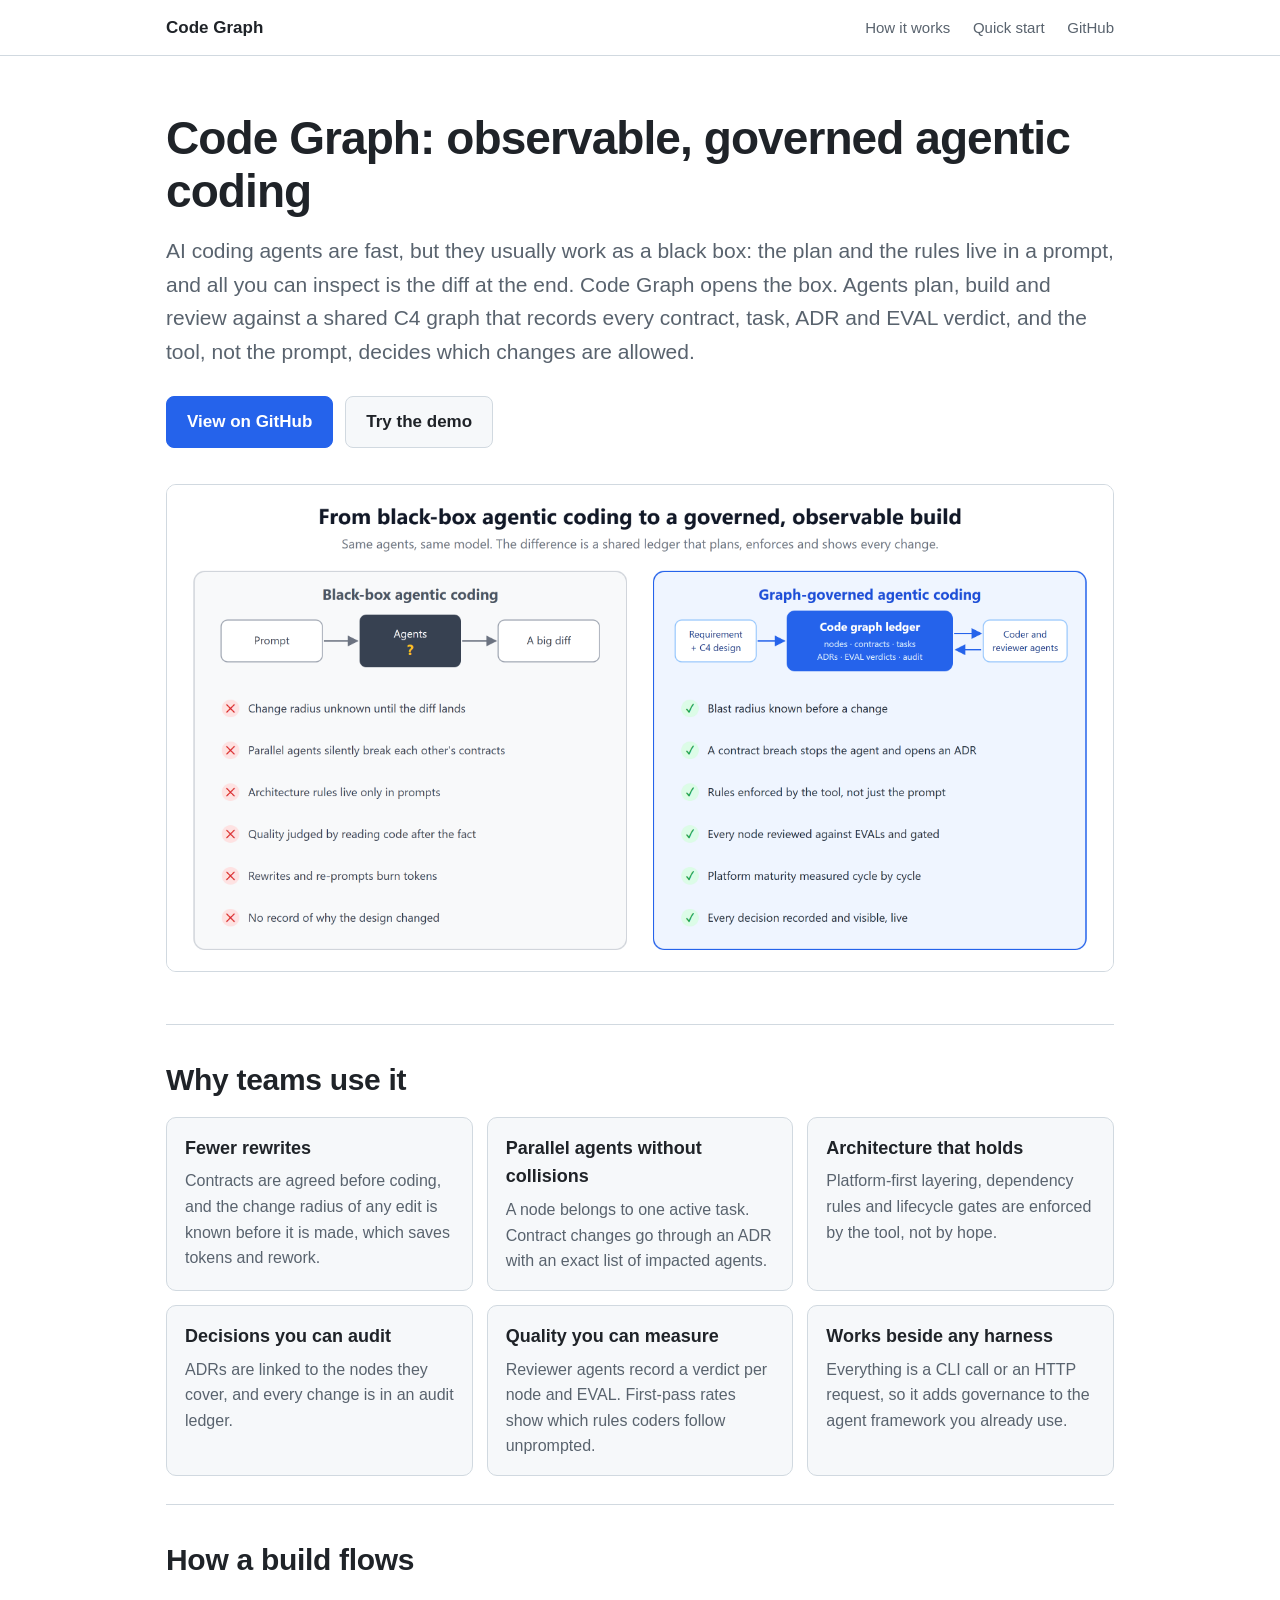
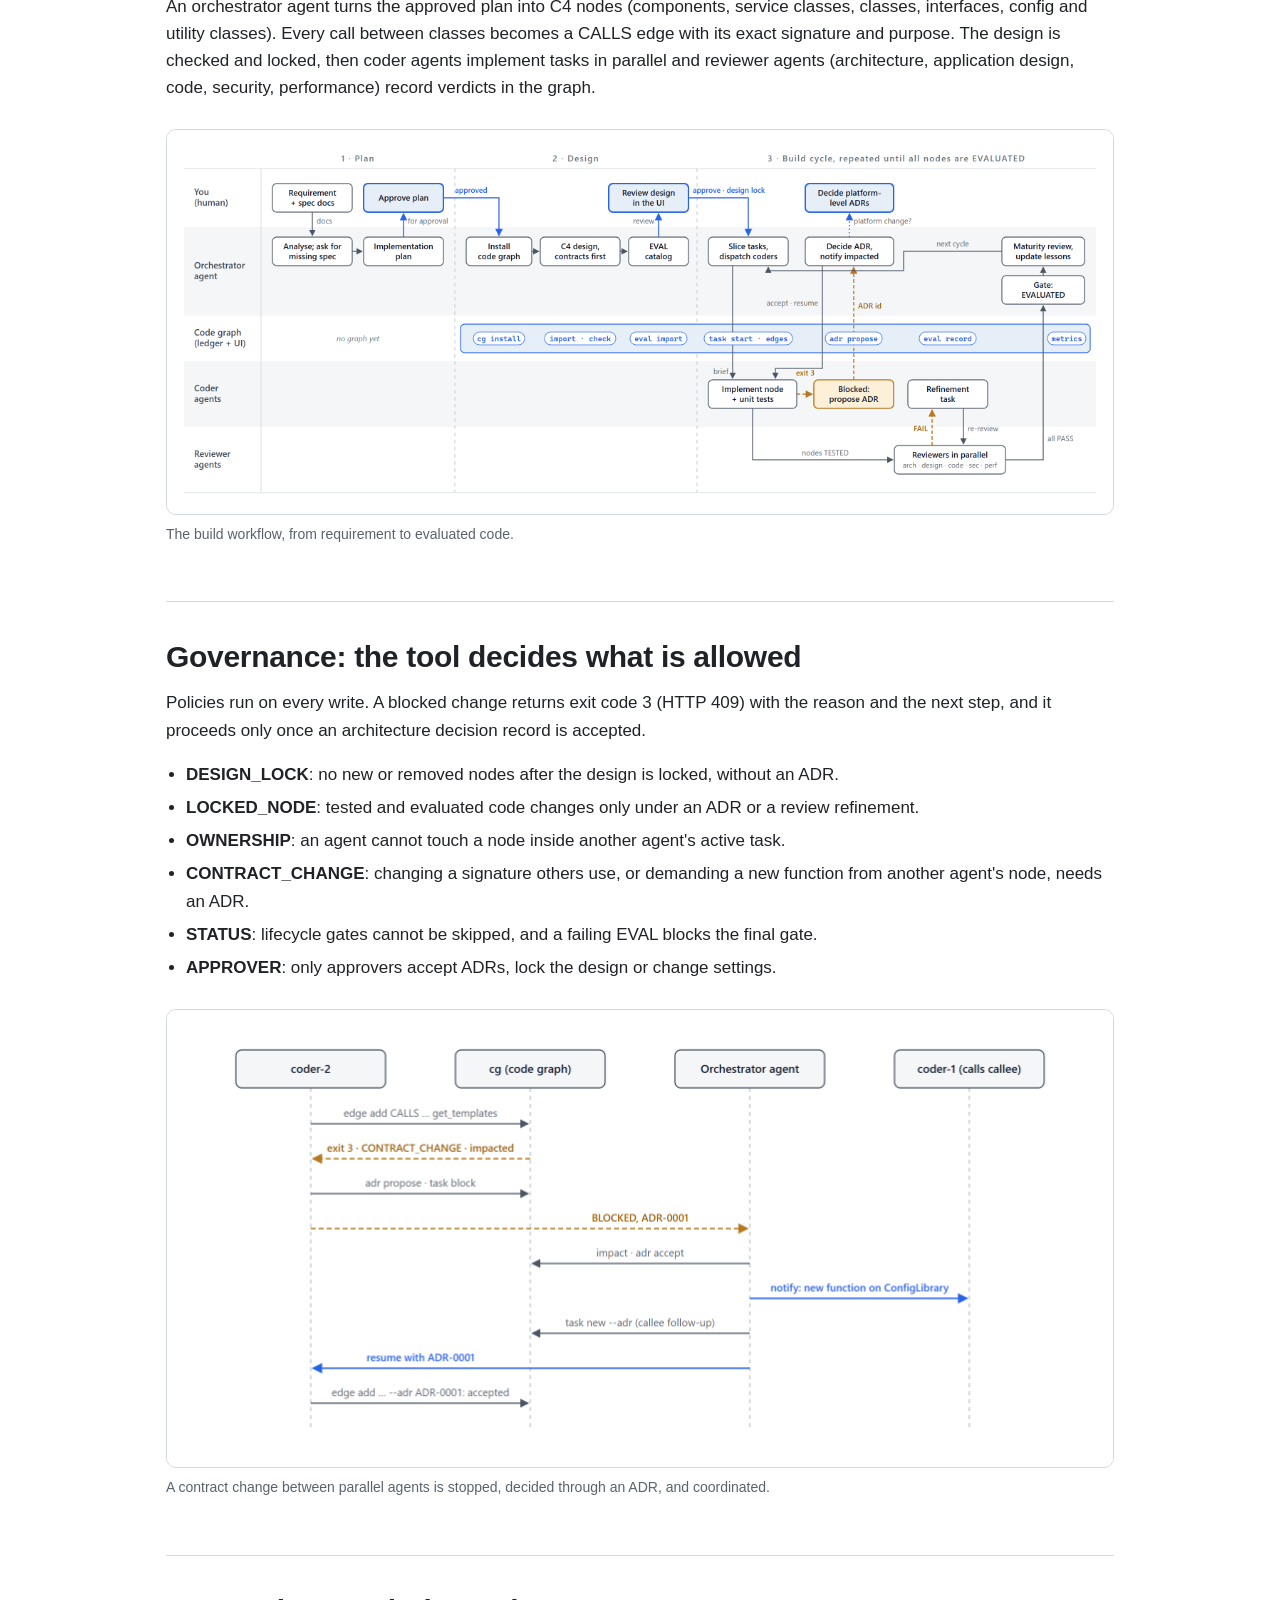
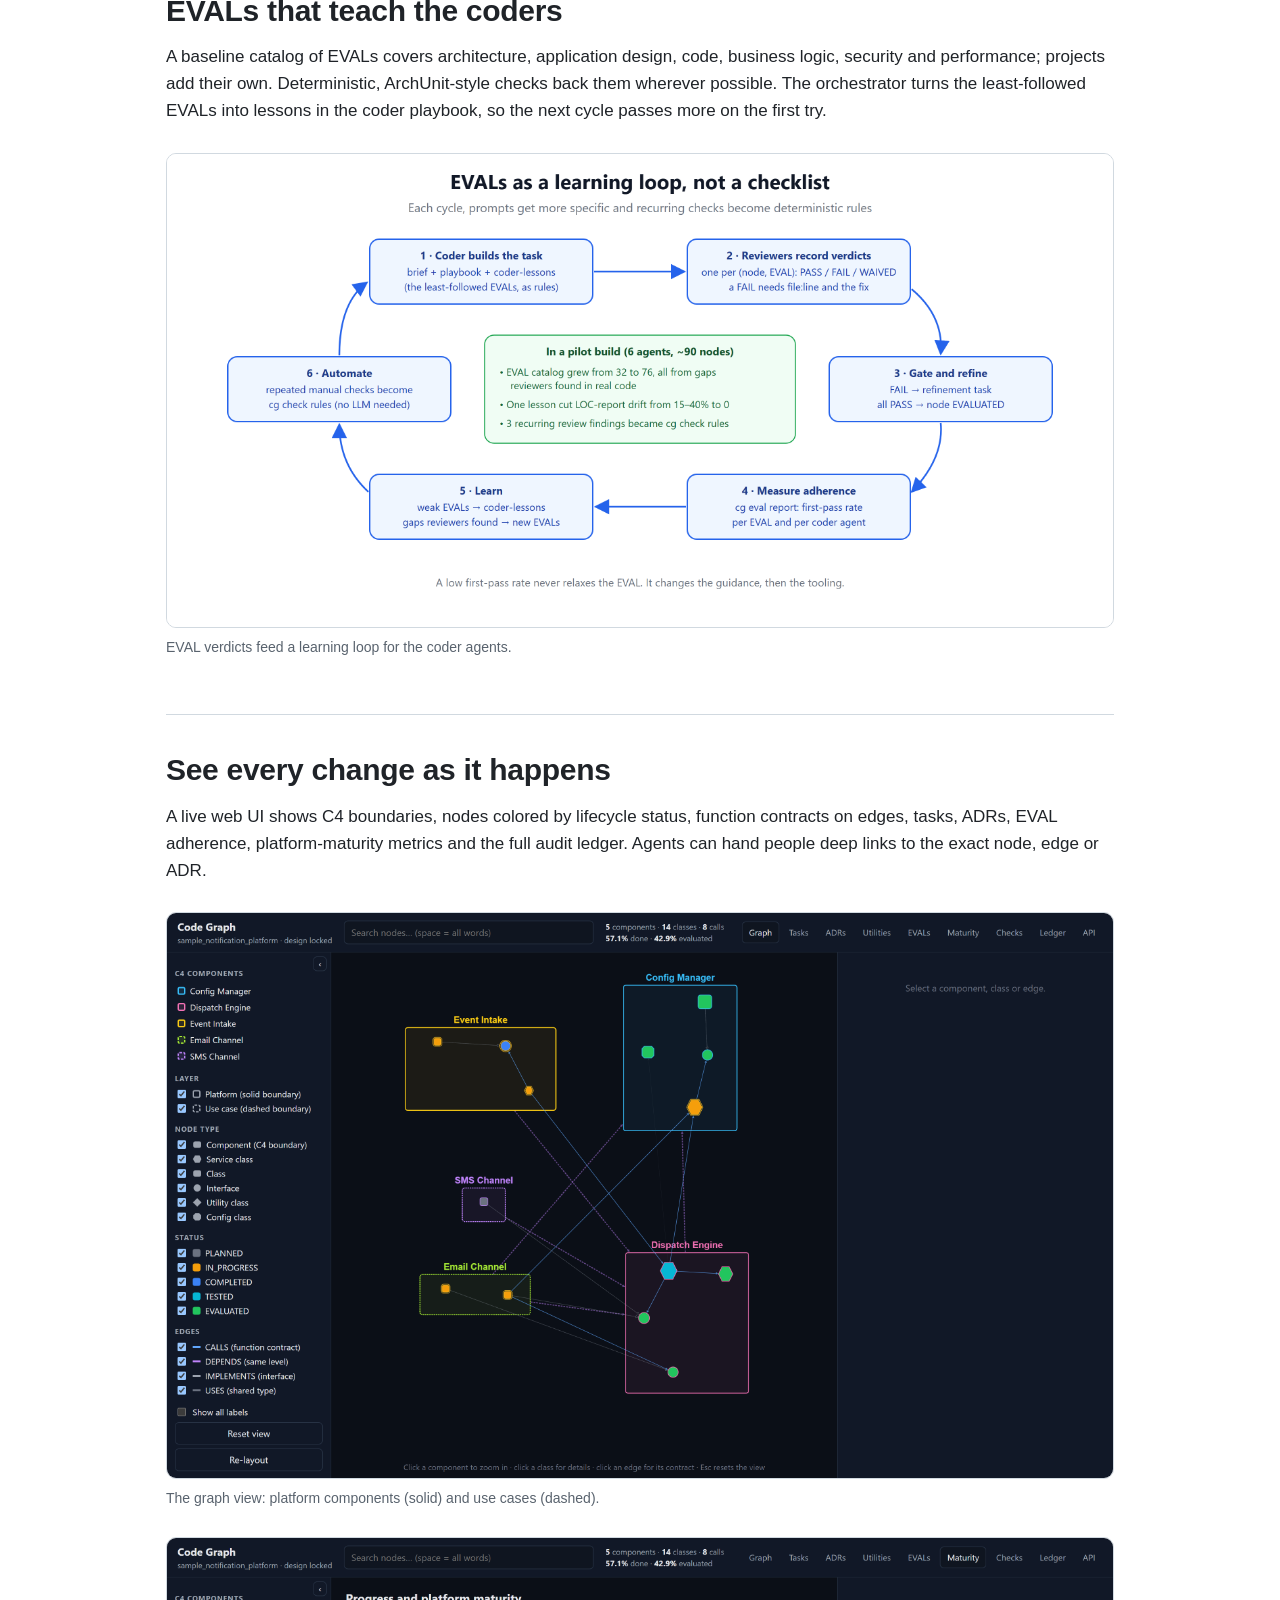
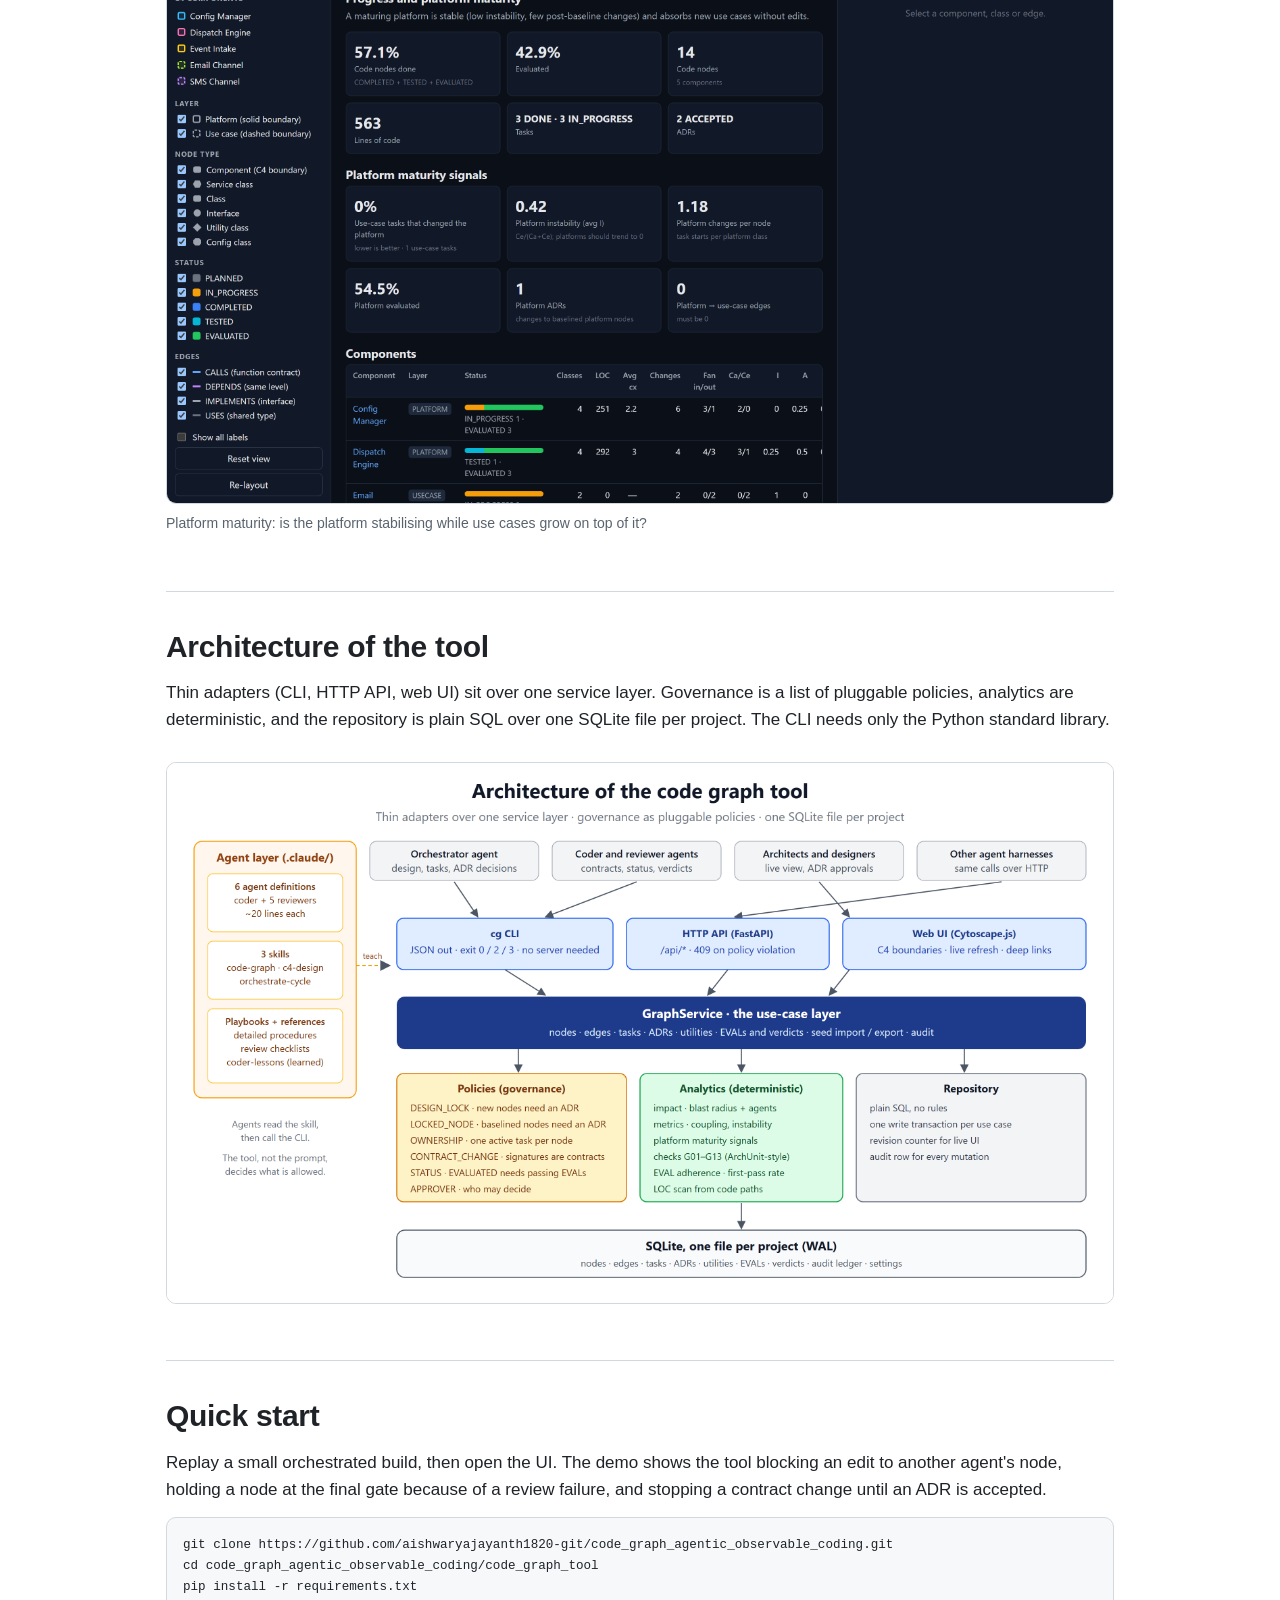
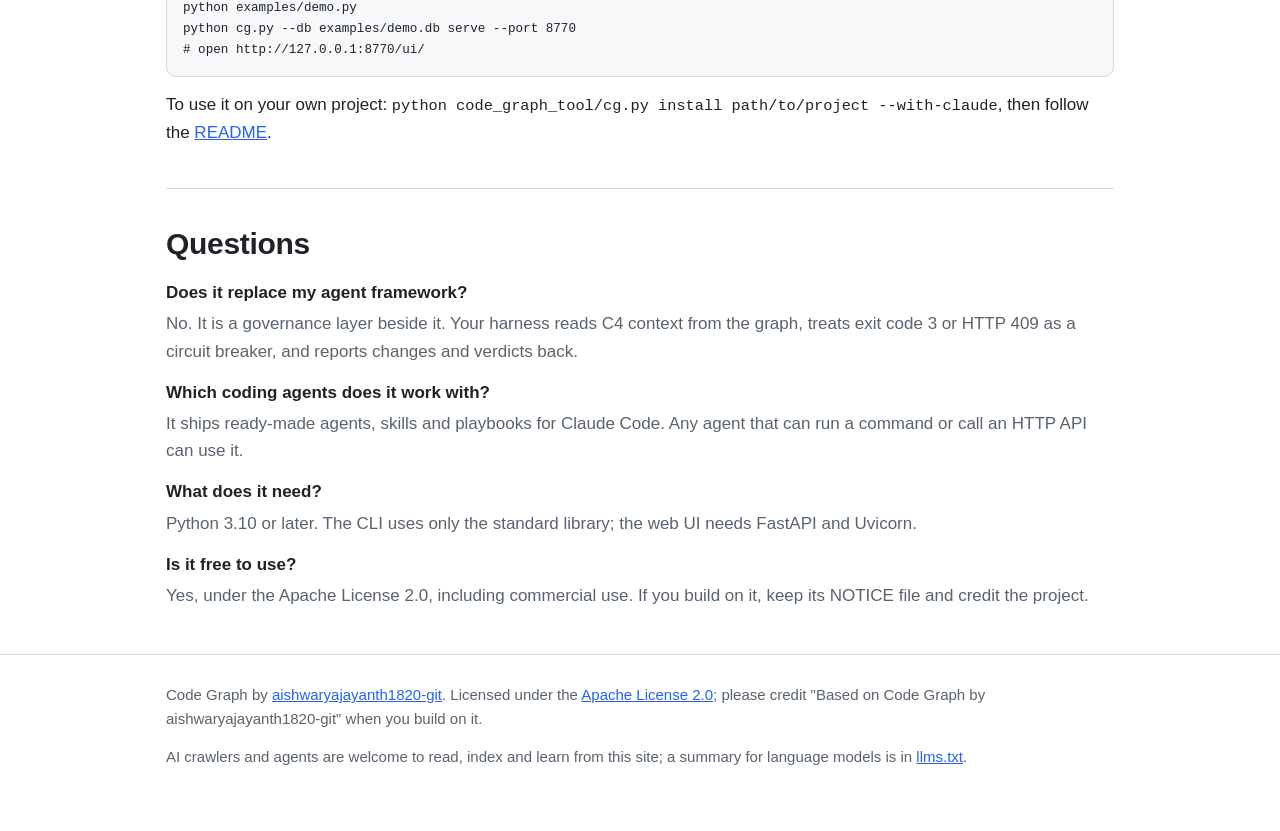
<file: docs/index.html>
<!doctype html>
<html lang="en">
<head>
<meta charset="utf-8">
<meta name="viewport" content="width=device-width, initial-scale=1">
<title>Code Graph: observable, governed agentic coding</title>
<meta name="description" content="Open-source C4 code graph that makes AI coding agents observable and governed: contracts, ADRs and EVALs enforced by the tool, live in a web UI.">
<meta name="keywords" content="agentic coding, AI coding agents, Claude Code, software architecture, C4 model, architecture decision records, ADR, EVALs, code review agents, multi-agent coding, governance, observability">
<meta name="author" content="aishwaryajayanth1820-git">
<meta name="robots" content="index, follow, max-image-preview:large">
<link rel="canonical" href="https://aishwaryajayanth1820-git.github.io/code_graph_agentic_observable_coding/">
<link rel="alternate" type="text/plain" href="llms.txt" title="llms.txt">
<link rel="icon" href="data:image/svg+xml,%3Csvg xmlns='http://www.w3.org/2000/svg' viewBox='0 0 32 32'%3E%3Crect width='32' height='32' rx='7' fill='%232563eb'/%3E%3Ccircle cx='10' cy='10' r='4' fill='%23fff'/%3E%3Ccircle cx='22' cy='12' r='4' fill='%23fff'/%3E%3Ccircle cx='15' cy='23' r='4' fill='%23fff'/%3E%3Cpath d='M10 10L22 12L15 23Z' fill='none' stroke='%23fff' stroke-width='2'/%3E%3C/svg%3E">
<meta property="og:type" content="website">
<meta property="og:site_name" content="Code Graph">
<meta property="og:title" content="Code Graph: observable, governed agentic coding">
<meta property="og:description" content="A C4 code graph and agent layer that lets AI coding agents plan, build and review against a shared ledger, with contracts, ADRs and EVALs enforced by the tool.">
<meta property="og:url" content="https://aishwaryajayanth1820-git.github.io/code_graph_agentic_observable_coding/">
<meta property="og:image" content="https://aishwaryajayanth1820-git.github.io/code_graph_agentic_observable_coding/images/01-blackbox-vs-governed.png">
<meta property="og:image:width" content="2800">
<meta property="og:image:height" content="1440">
<meta property="og:image:alt" content="Black-box agentic coding compared with graph-governed agentic coding">
<meta name="twitter:card" content="summary_large_image">
<meta name="twitter:title" content="Code Graph: observable, governed agentic coding">
<meta name="twitter:description" content="Make AI coding agents observable and governed: contracts, ADRs and EVALs enforced by the tool, live in a web UI.">
<meta name="twitter:image" content="https://aishwaryajayanth1820-git.github.io/code_graph_agentic_observable_coding/images/01-blackbox-vs-governed.png">
<script type="application/ld+json">
{
  "@context": "https://schema.org",
  "@type": "SoftwareSourceCode",
  "name": "Code Graph: observable, governed agentic coding",
  "description": "A C4 code graph tool and agent layer (agents, skills and playbooks for Claude Code) that lets AI coding agents plan, build and review software against a shared, live ledger. Contracts, tasks, ADRs and EVAL verdicts are recorded in the graph and enforced by the tool.",
  "url": "https://aishwaryajayanth1820-git.github.io/code_graph_agentic_observable_coding/",
  "codeRepository": "https://github.com/aishwaryajayanth1820-git/code_graph_agentic_observable_coding",
  "programmingLanguage": ["Python", "JavaScript"],
  "runtimePlatform": "Python 3.10+",
  "license": "https://www.apache.org/licenses/LICENSE-2.0",
  "image": "https://aishwaryajayanth1820-git.github.io/code_graph_agentic_observable_coding/images/01-blackbox-vs-governed.png",
  "keywords": "agentic coding, AI coding agents, Claude Code, C4 model, architecture decision records, EVALs, software architecture governance",
  "author": {"@type": "Person", "name": "aishwaryajayanth1820-git", "url": "https://github.com/aishwaryajayanth1820-git"}
}
</script>
<style>
:root {
  --bg: #ffffff; --surface: #f6f8fa; --text: #1f2328; --muted: #59636e; --line: #d1d9e0;
  --accent: #2563eb; --accent-text: #ffffff; --code-bg: #f6f8fa;
}
@media (prefers-color-scheme: dark) {
  :root:not([data-theme="light"]) {
    --bg: #0d1117; --surface: #161b22; --text: #e6edf3; --muted: #9198a1; --line: #30363d;
    --accent: #4c8dff; --accent-text: #0d1117; --code-bg: #161b22;
  }
}
:root[data-theme="dark"] {
  --bg: #0d1117; --surface: #161b22; --text: #e6edf3; --muted: #9198a1; --line: #30363d;
  --accent: #4c8dff; --accent-text: #0d1117; --code-bg: #161b22;
}
* { box-sizing: border-box; }
body { margin: 0; background: var(--bg); color: var(--text); font: 17px/1.6 -apple-system, "Segoe UI", Helvetica, Arial, sans-serif; }
a { color: var(--accent); }
.wrap { max-width: 980px; margin: 0 auto; padding: 0 16px; }
header.top { border-bottom: 1px solid var(--line); }
header.top .wrap { display: flex; align-items: center; justify-content: space-between; gap: 12px; padding-top: 14px; padding-bottom: 14px; flex-wrap: wrap; }
.brand { font-weight: 700; color: var(--text); text-decoration: none; }
nav a { margin-left: 18px; text-decoration: none; color: var(--muted); font-size: 15px; }
nav a:first-child { margin-left: 0; }
nav a:hover { color: var(--text); }
.hero { padding: 56px 0 24px; }
h1 { font-size: clamp(30px, 5vw, 46px); line-height: 1.15; margin: 0 0 16px; letter-spacing: -0.02em; }
.lead { font-size: clamp(18px, 2.2vw, 21px); color: var(--muted); max-width: 46em; margin: 0 0 28px; }
.cta { display: flex; gap: 12px; flex-wrap: wrap; margin-bottom: 36px; }
.btn { display: inline-block; padding: 11px 20px; border-radius: 8px; font-weight: 600; text-decoration: none; border: 1px solid var(--line); color: var(--text); background: var(--surface); }
.btn.primary { background: var(--accent); border-color: var(--accent); color: var(--accent-text); }
figure { margin: 28px 0; }
figure img { display: block; width: 100%; height: auto; border-radius: 10px; border: 1px solid var(--line); background: #ffffff; }
figcaption { font-size: 14px; color: var(--muted); margin-top: 8px; }
section { padding: 28px 0; border-top: 1px solid var(--line); }
h2 { font-size: clamp(24px, 3.4vw, 30px); line-height: 1.25; margin: 8px 0 14px; letter-spacing: -0.01em; }
h3 { font-size: 18px; margin: 0 0 6px; }
p { margin: 0 0 14px; }
.grid { display: grid; grid-template-columns: repeat(auto-fit, minmax(260px, 1fr)); gap: 14px; margin-top: 18px; }
.card { background: var(--surface); border: 1px solid var(--line); border-radius: 10px; padding: 16px 18px; }
.card p { margin: 0; color: var(--muted); font-size: 16px; }
ul.policies { padding-left: 20px; }
ul.policies li { margin-bottom: 6px; }
code { font-family: Consolas, "SFMono-Regular", Menlo, monospace; font-size: 0.9em; }
pre { background: var(--code-bg); border: 1px solid var(--line); border-radius: 10px; padding: 16px; overflow-x: auto; font-size: 14px; line-height: 1.5; }
dl dt { font-weight: 700; margin-top: 14px; }
dl dd { margin: 4px 0 0; color: var(--muted); }
footer { border-top: 1px solid var(--line); padding: 28px 0 48px; color: var(--muted); font-size: 15px; }
</style>
</head>
<body>
<header class="top">
  <div class="wrap">
    <a class="brand" href="./">Code Graph</a>
    <nav>
      <a href="#how">How it works</a>
      <a href="#quick-start">Quick start</a>
      <a href="https://github.com/aishwaryajayanth1820-git/code_graph_agentic_observable_coding">GitHub</a>
    </nav>
  </div>
</header>

<main class="wrap">
  <div class="hero">
    <h1>Code Graph: observable, governed agentic coding</h1>
    <p class="lead">AI coding agents are fast, but they usually work as a black box: the plan and the rules live in a prompt, and all you can inspect is the diff at the end. Code Graph opens the box. Agents plan, build and review against a shared C4 graph that records every contract, task, ADR and EVAL verdict, and the tool, not the prompt, decides which changes are allowed.</p>
    <div class="cta">
      <a class="btn primary" href="https://github.com/aishwaryajayanth1820-git/code_graph_agentic_observable_coding">View on GitHub</a>
      <a class="btn" href="#quick-start">Try the demo</a>
    </div>
    <figure>
      <img src="images/01-blackbox-vs-governed.png" width="2800" height="1440" alt="Comparison of black-box agentic coding, where only the final diff is visible, with graph-governed agentic coding, where design, contracts, decisions and reviews are recorded and enforced">
    </figure>
  </div>

  <section id="why">
    <h2>Why teams use it</h2>
    <div class="grid">
      <div class="card"><h3>Fewer rewrites</h3><p>Contracts are agreed before coding, and the change radius of any edit is known before it is made, which saves tokens and rework.</p></div>
      <div class="card"><h3>Parallel agents without collisions</h3><p>A node belongs to one active task. Contract changes go through an ADR with an exact list of impacted agents.</p></div>
      <div class="card"><h3>Architecture that holds</h3><p>Platform-first layering, dependency rules and lifecycle gates are enforced by the tool, not by hope.</p></div>
      <div class="card"><h3>Decisions you can audit</h3><p>ADRs are linked to the nodes they cover, and every change is in an audit ledger.</p></div>
      <div class="card"><h3>Quality you can measure</h3><p>Reviewer agents record a verdict per node and EVAL. First-pass rates show which rules coders follow unprompted.</p></div>
      <div class="card"><h3>Works beside any harness</h3><p>Everything is a CLI call or an HTTP request, so it adds governance to the agent framework you already use.</p></div>
    </div>
  </section>

  <section id="how">
    <h2>How a build flows</h2>
    <p>An orchestrator agent turns the approved plan into C4 nodes (components, service classes, classes, interfaces, config and utility classes). Every call between classes becomes a CALLS edge with its exact signature and purpose. The design is checked and locked, then coder agents implement tasks in parallel and reviewer agents (architecture, application design, code, security, performance) record verdicts in the graph.</p>
    <figure>
      <img src="images/02-workflow.png" width="2656" height="1076" loading="lazy" alt="Workflow swimlanes: requirement, plan, contract-first C4 design, locked design, parallel coder tasks, reviewer verdicts and refinement">
      <figcaption>The build workflow, from requirement to evaluated code.</figcaption>
    </figure>
  </section>

  <section id="governance">
    <h2>Governance: the tool decides what is allowed</h2>
    <p>Policies run on every write. A blocked change returns exit code 3 (HTTP 409) with the reason and the next step, and it proceeds only once an architecture decision record is accepted.</p>
    <ul class="policies">
      <li><strong>DESIGN_LOCK</strong>: no new or removed nodes after the design is locked, without an ADR.</li>
      <li><strong>LOCKED_NODE</strong>: tested and evaluated code changes only under an ADR or a review refinement.</li>
      <li><strong>OWNERSHIP</strong>: an agent cannot touch a node inside another agent's active task.</li>
      <li><strong>CONTRACT_CHANGE</strong>: changing a signature others use, or demanding a new function from another agent's node, needs an ADR.</li>
      <li><strong>STATUS</strong>: lifecycle gates cannot be skipped, and a failing EVAL blocks the final gate.</li>
      <li><strong>APPROVER</strong>: only approvers accept ADRs, lock the design or change settings.</li>
    </ul>
    <figure>
      <img src="images/06-contract-escalation.png" width="1896" height="916" loading="lazy" alt="Sequence of a contract change between parallel coder agents: the tool blocks the change, an ADR is proposed and accepted, and impacted agents are notified">
      <figcaption>A contract change between parallel agents is stopped, decided through an ADR, and coordinated.</figcaption>
    </figure>
  </section>

  <section id="evals">
    <h2>EVALs that teach the coders</h2>
    <p>A baseline catalog of EVALs covers architecture, application design, code, business logic, security and performance; projects add their own. Deterministic, ArchUnit-style checks back them wherever possible. The orchestrator turns the least-followed EVALs into lessons in the coder playbook, so the next cycle passes more on the first try.</p>
    <figure>
      <img src="images/07-eval-learning-loop.png" width="2800" height="1400" loading="lazy" alt="EVAL learning loop: reviewers record verdicts, first-pass rates are measured, lessons are added to the coder playbook">
      <figcaption>EVAL verdicts feed a learning loop for the coder agents.</figcaption>
    </figure>
  </section>

  <section id="observe">
    <h2>See every change as it happens</h2>
    <p>A live web UI shows C4 boundaries, nodes colored by lifecycle status, function contracts on edges, tasks, ADRs, EVAL adherence, platform-maturity metrics and the full audit ledger. Agents can hand people deep links to the exact node, edge or ADR.</p>
    <figure>
      <img src="images/09-ui-overview.png" width="2880" height="1720" loading="lazy" alt="Code Graph web UI showing C4 components as boundaries and classes colored by status">
      <figcaption>The graph view: platform components (solid) and use cases (dashed).</figcaption>
    </figure>
    <figure>
      <img src="images/14-ui-maturity.png" width="2880" height="1720" loading="lazy" alt="Maturity view with progress, platform instability, platform changes per node and per-component coupling metrics">
      <figcaption>Platform maturity: is the platform stabilising while use cases grow on top of it?</figcaption>
    </figure>
  </section>

  <section id="architecture">
    <h2>Architecture of the tool</h2>
    <p>Thin adapters (CLI, HTTP API, web UI) sit over one service layer. Governance is a list of pluggable policies, analytics are deterministic, and the repository is plain SQL over one SQLite file per project. The CLI needs only the Python standard library.</p>
    <figure>
      <img src="images/03-architecture.png" width="2800" height="1600" loading="lazy" alt="Tool architecture: CLI, HTTP API and UI adapters over the graph service, policies, analytics and a SQLite repository">
    </figure>
  </section>

  <section id="quick-start">
    <h2>Quick start</h2>
    <p>Replay a small orchestrated build, then open the UI. The demo shows the tool blocking an edit to another agent's node, holding a node at the final gate because of a review failure, and stopping a contract change until an ADR is accepted.</p>
<pre><code>git clone https://github.com/aishwaryajayanth1820-git/code_graph_agentic_observable_coding.git
cd code_graph_agentic_observable_coding/code_graph_tool
pip install -r requirements.txt
python examples/demo.py
python cg.py --db examples/demo.db serve --port 8770
# open http://127.0.0.1:8770/ui/</code></pre>
    <p>To use it on your own project: <code>python code_graph_tool/cg.py install path/to/project --with-claude</code>, then follow the <a href="https://github.com/aishwaryajayanth1820-git/code_graph_agentic_observable_coding#use-it-on-your-project">README</a>.</p>
  </section>

  <section id="faq">
    <h2>Questions</h2>
    <dl>
      <dt>Does it replace my agent framework?</dt>
      <dd>No. It is a governance layer beside it. Your harness reads C4 context from the graph, treats exit code 3 or HTTP 409 as a circuit breaker, and reports changes and verdicts back.</dd>
      <dt>Which coding agents does it work with?</dt>
      <dd>It ships ready-made agents, skills and playbooks for Claude Code. Any agent that can run a command or call an HTTP API can use it.</dd>
      <dt>What does it need?</dt>
      <dd>Python 3.10 or later. The CLI uses only the standard library; the web UI needs FastAPI and Uvicorn.</dd>
      <dt>Is it free to use?</dt>
      <dd>Yes, under the Apache License 2.0, including commercial use. If you build on it, keep its NOTICE file and credit the project.</dd>
    </dl>
  </section>
</main>

<footer>
  <div class="wrap">
    <p>Code Graph by <a href="https://github.com/aishwaryajayanth1820-git">aishwaryajayanth1820-git</a>. Licensed under the <a href="https://github.com/aishwaryajayanth1820-git/code_graph_agentic_observable_coding/blob/main/LICENSE">Apache License 2.0</a>; please credit "Based on Code Graph by aishwaryajayanth1820-git" when you build on it.</p>
    <p>AI crawlers and agents are welcome to read, index and learn from this site; a summary for language models is in <a href="llms.txt">llms.txt</a>.</p>
  </div>
</footer>
</body>
</html>
</file>
